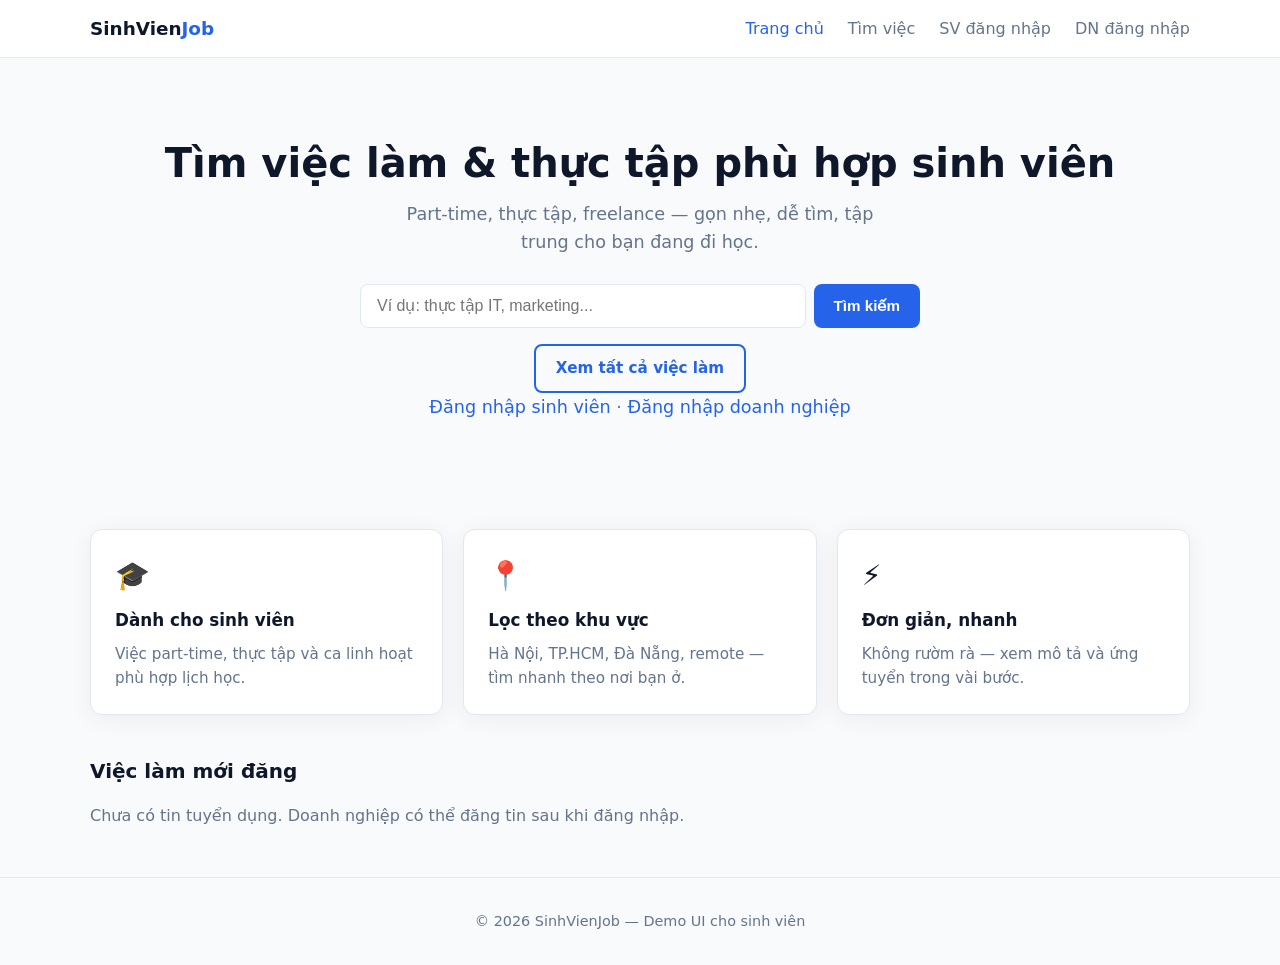
<file: index.html>
<!DOCTYPE html>
<html lang="vi">
  <head>
    <meta charset="UTF-8" />
    <meta name="viewport" content="width=device-width, initial-scale=1.0" />
    <title>SinhVienJob — Tìm việc làm cho sinh viên</title>
    <link rel="stylesheet" href="css/base.css" />
    <link rel="stylesheet" href="css/home.css" />
  </head>
  <body class="page-layout">
    <header id="site-header" class="site-header"></header>

    <main>
      <div class="container">
        <section class="hero">
          <h1>Tìm việc làm & thực tập phù hợp sinh viên</h1>
          <p>
            Part-time, thực tập, freelance — gọn nhẹ, dễ tìm, tập trung cho bạn
            đang đi học.
          </p>
          <form id="hero-search-form" class="hero-search">
            <input
              type="search"
              id="hero-keyword"
              placeholder="Ví dụ: thực tập IT, marketing..."
              autocomplete="off"
            />
            <button type="submit" class="btn btn-primary">Tìm kiếm</button>
          </form>
          <a href="pages/jobs.html" class="btn btn-outline">Xem tất cả việc làm</a>
          <p class="hero-auth-links">
            <a href="pages/auth/student-login.html">Đăng nhập sinh viên</a>
            ·
            <a href="pages/auth/employer-login.html">Đăng nhập doanh nghiệp</a>
          </p>
        </section>

        <section class="features">
          <div class="feature-card">
            <div class="icon">🎓</div>
            <h3>Dành cho sinh viên</h3>
            <p>Việc part-time, thực tập và ca linh hoạt phù hợp lịch học.</p>
          </div>
          <div class="feature-card">
            <div class="icon">📍</div>
            <h3>Lọc theo khu vực</h3>
            <p>Hà Nội, TP.HCM, Đà Nẵng, remote — tìm nhanh theo nơi bạn ở.</p>
          </div>
          <div class="feature-card">
            <div class="icon">⚡</div>
            <h3>Đơn giản, nhanh</h3>
            <p>Không rườm rà — xem mô tả và ứng tuyển trong vài bước.</p>
          </div>
        </section>

        <section class="recent-jobs">
          <h2>Việc làm mới đăng</h2>
          <div id="recent-jobs-list" class="job-preview-list"></div>
        </section>
      </div>
    </main>

    <footer class="site-footer">
      <div class="container">© 2026 SinhVienJob — Demo UI cho sinh viên</div>
    </footer>

    <script src="js/utils/paths.js"></script>
    <script src="js/services/jobs-store.js"></script>
    <script src="js/services/user-store.js"></script>
    <script src="js/services/auth.js"></script>
    <script src="js/components/navbar.js"></script>
    <script src="js/pages/home.js"></script>
  </body>
</html>
</file>
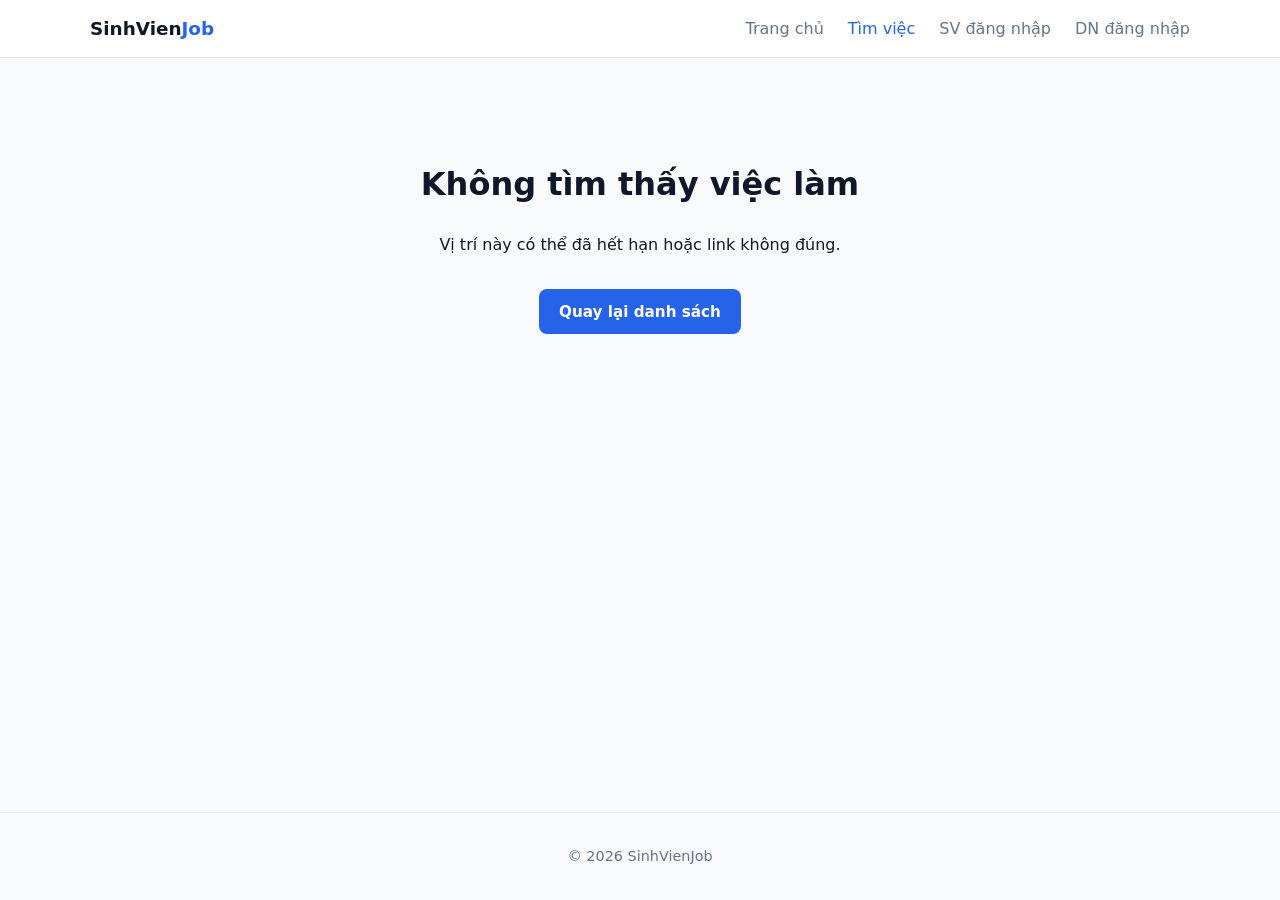
<file: pages/job-detail.html>
<!DOCTYPE html>
<html lang="vi">
  <head>
    <meta charset="UTF-8" />
    <meta name="viewport" content="width=device-width, initial-scale=1.0" />
    <title>Chi tiết việc làm — SinhVienJob</title>
    <link rel="stylesheet" href="../css/base.css" />
    <link rel="stylesheet" href="../css/job-detail.css" />
    <link rel="stylesheet" href="../css/applications.css" />
  </head>
  <body class="page-layout">
    <header id="site-header" class="site-header"></header>

    <main>
      <div class="container" id="job-detail-content"></div>
    </main>

    <footer class="site-footer">
      <div class="container">© 2026 SinhVienJob</div>
    </footer>

    <script src="../js/utils/paths.js"></script>
    <script src="../js/services/jobs-store.js"></script>
    <script src="../js/services/applications-store.js"></script>
    <script src="../js/services/user-store.js"></script>
    <script src="../js/services/auth.js"></script>
    <script src="../js/components/navbar.js"></script>
    <script src="../js/pages/job-detail.js"></script>
  </body>
</html>
</file>
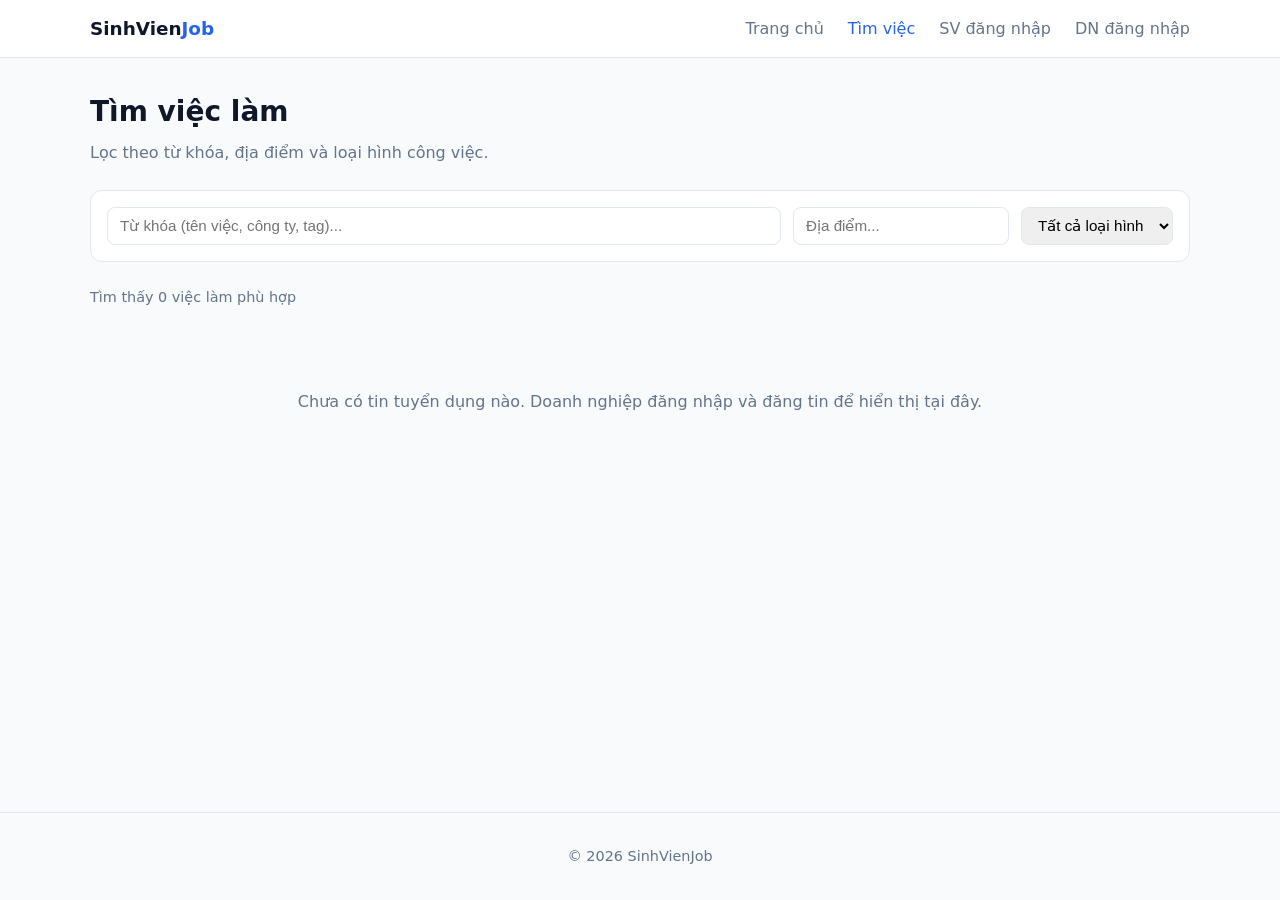
<file: pages/jobs.html>
<!DOCTYPE html>
<html lang="vi">
  <head>
    <meta charset="UTF-8" />
    <meta name="viewport" content="width=device-width, initial-scale=1.0" />
    <title>Tìm việc — SinhVienJob</title>
    <link rel="stylesheet" href="../css/base.css" />
    <link rel="stylesheet" href="../css/jobs.css" />
  </head>
  <body class="page-layout">
    <header id="site-header" class="site-header"></header>

    <main>
      <div class="container">
        <header class="page-header">
          <h1>Tìm việc làm</h1>
          <p>Lọc theo từ khóa, địa điểm và loại hình công việc.</p>
        </header>

        <form id="filters-form" class="filters">
          <input
            type="search"
            id="filter-keyword"
            placeholder="Từ khóa (tên việc, công ty, tag)..."
            autocomplete="off"
          />
          <input
            type="text"
            id="filter-location"
            placeholder="Địa điểm..."
            autocomplete="off"
          />
          <select id="filter-type">
            <option value="">Tất cả loại hình</option>
            <option value="Thực tập">Thực tập</option>
            <option value="Bán thời gian">Bán thời gian</option>
            <option value="Part-time">Part-time</option>
            <option value="Freelance">Freelance</option>
          </select>
        </form>

        <p id="results-count" class="results-count"></p>
        <div id="job-list" class="job-list"></div>
      </div>
    </main>

    <footer class="site-footer">
      <div class="container">© 2026 SinhVienJob</div>
    </footer>

    <script src="../js/utils/paths.js"></script>
    <script src="../js/services/jobs-store.js"></script>
    <script src="../js/services/user-store.js"></script>
    <script src="../js/services/auth.js"></script>
    <script src="../js/components/navbar.js"></script>
    <script src="../js/pages/jobs.js"></script>
  </body>
</html>
</file>
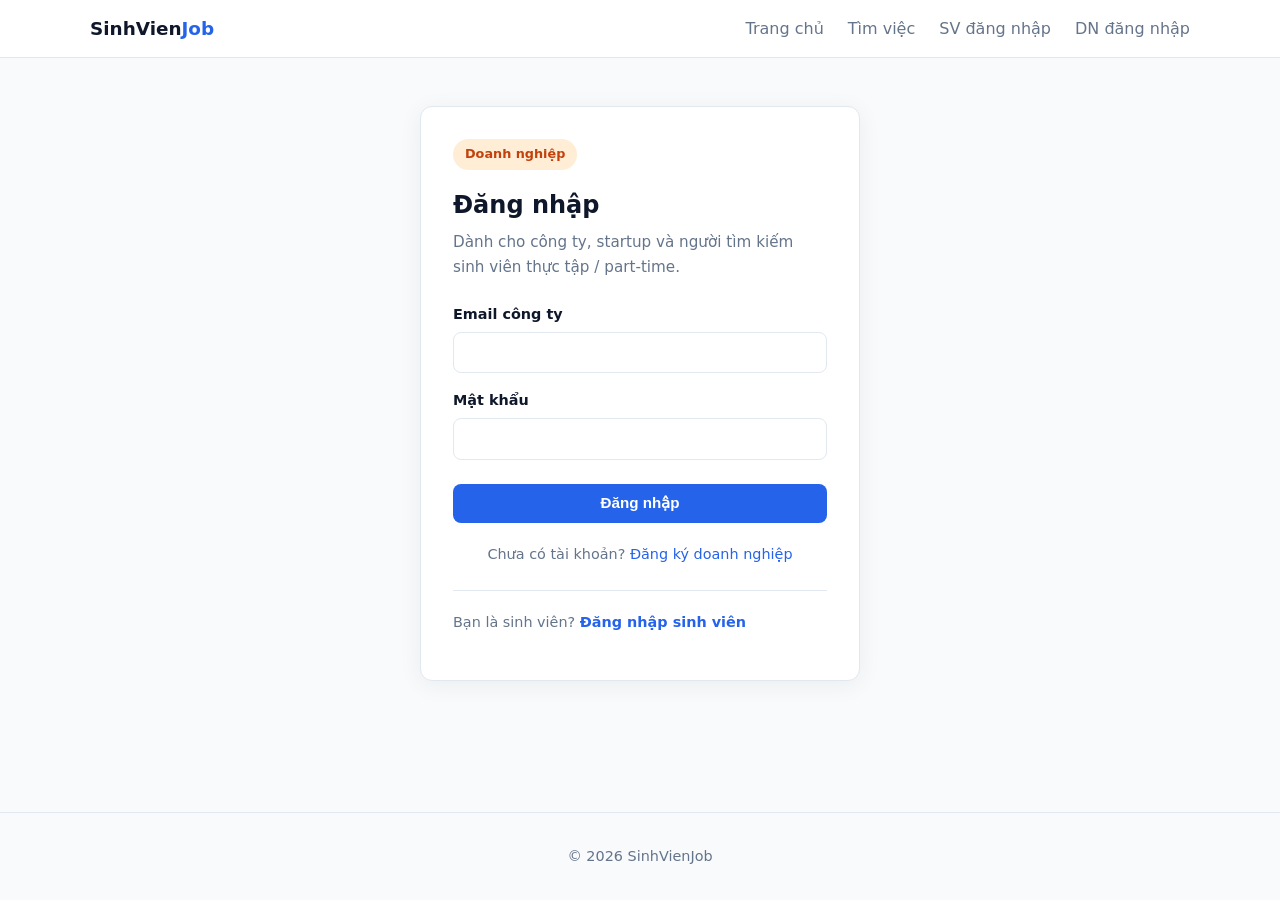
<file: pages/auth/employer-login.html>
<!DOCTYPE html>
<html lang="vi">
  <head>
    <meta charset="UTF-8" />
    <meta name="viewport" content="width=device-width, initial-scale=1.0" />
    <title>Đăng nhập doanh nghiệp — SinhVienJob</title>
    <link rel="stylesheet" href="../../css/base.css" />
    <link rel="stylesheet" href="../../css/auth.css" />
  </head>
  <body class="page-layout">
    <header id="site-header" class="site-header"></header>

    <main>
      <div class="container auth-page">
        <div class="auth-card">
          <span class="auth-role-badge employer">Doanh nghiệp</span>
          <h1>Đăng nhập</h1>
          <p class="subtitle">
            Dành cho công ty, startup và người tìm kiếm sinh viên thực tập / part-time.
          </p>

          <div id="form-error" class="form-error" hidden></div>

          <form id="login-form" class="auth-form">
            <div class="field">
              <label for="email">Email công ty</label>
              <input type="email" id="email" name="email" required autocomplete="email" />
            </div>
            <div class="field">
              <label for="password">Mật khẩu</label>
              <input
                type="password"
                id="password"
                name="password"
                required
                minlength="6"
                autocomplete="current-password"
              />
            </div>
            <button type="submit" class="btn btn-primary">Đăng nhập</button>
          </form>

          <p class="auth-footer">
            Chưa có tài khoản?
            <a href="employer-register.html">Đăng ký doanh nghiệp</a>
          </p>

          <p class="auth-switch-role">
            Bạn là sinh viên?
            <a href="student-login.html">Đăng nhập sinh viên</a>
          </p>
        </div>
      </div>
    </main>

    <footer class="site-footer">
      <div class="container">© 2026 SinhVienJob</div>
    </footer>

    <script src="../../js/services/user-store.js"></script>
    <script src="../../js/services/auth.js"></script>
    <script src="../../js/utils/form-utils.js"></script>
    <script src="../../js/components/navbar.js"></script>
    <script src="../../js/pages/auth/employer-login.js"></script>
  </body>
</html>
</file>
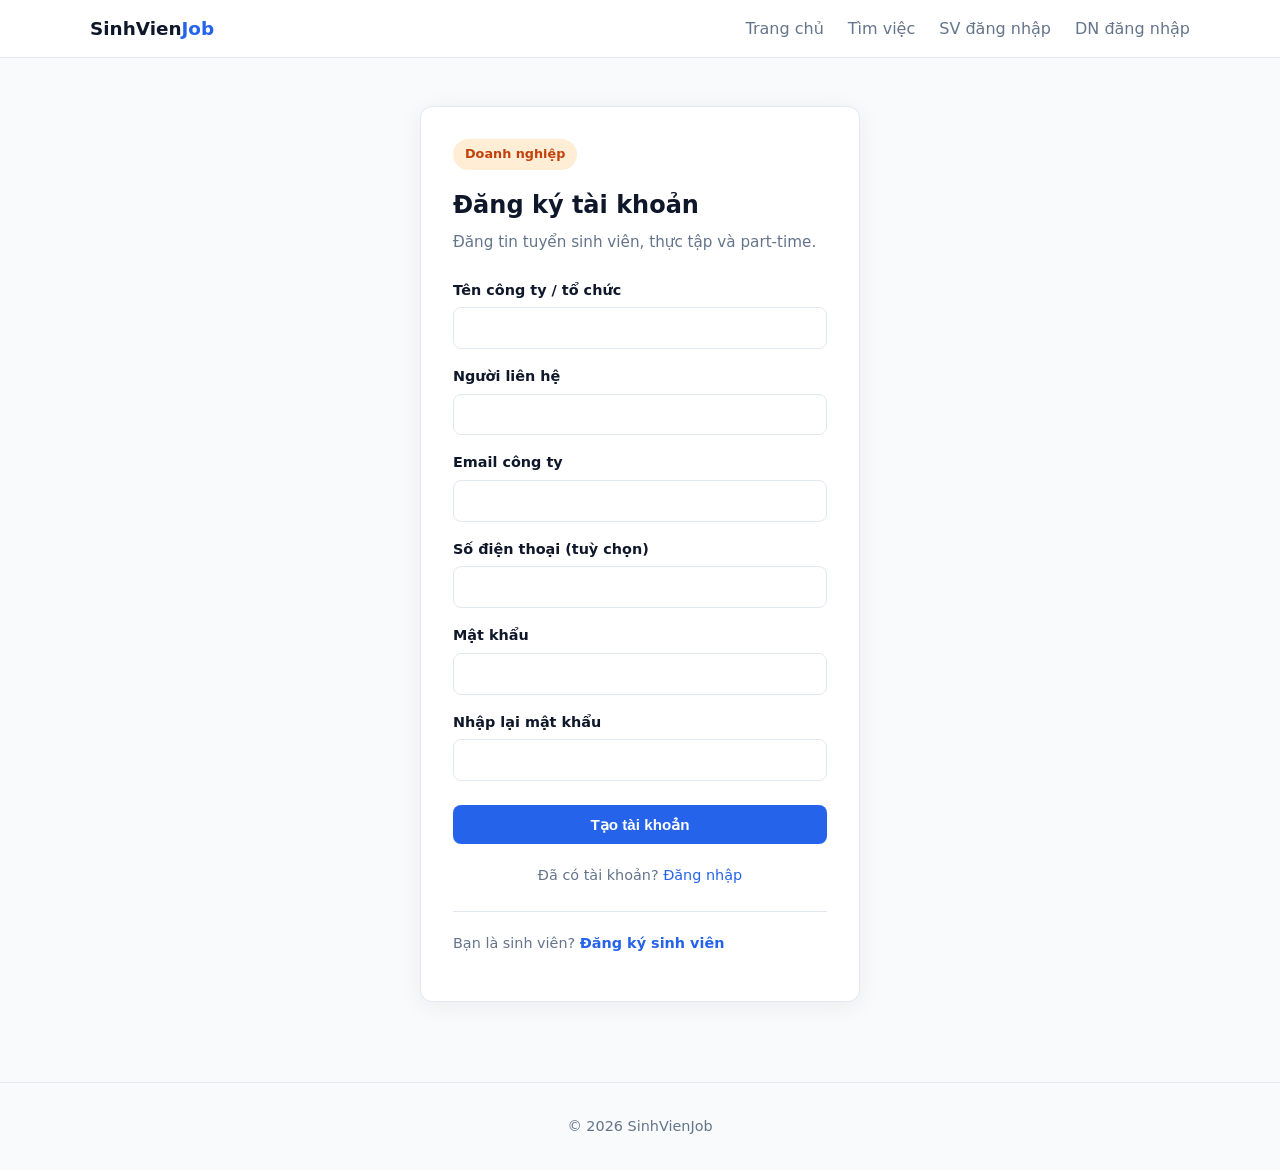
<file: pages/auth/employer-register.html>
<!DOCTYPE html>
<html lang="vi">
  <head>
    <meta charset="UTF-8" />
    <meta name="viewport" content="width=device-width, initial-scale=1.0" />
    <title>Đăng ký doanh nghiệp — SinhVienJob</title>
    <link rel="stylesheet" href="../../css/base.css" />
    <link rel="stylesheet" href="../../css/auth.css" />
  </head>
  <body class="page-layout">
    <header id="site-header" class="site-header"></header>

    <main>
      <div class="container auth-page">
        <div class="auth-card">
          <span class="auth-role-badge employer">Doanh nghiệp</span>
          <h1>Đăng ký tài khoản</h1>
          <p class="subtitle">Đăng tin tuyển sinh viên, thực tập và part-time.</p>

          <div id="form-error" class="form-error" hidden></div>

          <form id="register-form" class="auth-form">
            <div class="field">
              <label for="companyName">Tên công ty / tổ chức</label>
              <input type="text" id="companyName" name="companyName" required />
            </div>
            <div class="field">
              <label for="name">Người liên hệ</label>
              <input type="text" id="name" name="name" required autocomplete="name" />
            </div>
            <div class="field">
              <label for="email">Email công ty</label>
              <input type="email" id="email" name="email" required autocomplete="email" />
            </div>
            <div class="field">
              <label for="contactPhone">Số điện thoại (tuỳ chọn)</label>
              <input type="tel" id="contactPhone" name="contactPhone" autocomplete="tel" />
            </div>
            <div class="field">
              <label for="password">Mật khẩu</label>
              <input
                type="password"
                id="password"
                name="password"
                required
                minlength="6"
                autocomplete="new-password"
              />
            </div>
            <div class="field">
              <label for="passwordConfirm">Nhập lại mật khẩu</label>
              <input
                type="password"
                id="passwordConfirm"
                name="passwordConfirm"
                required
                minlength="6"
                autocomplete="new-password"
              />
            </div>
            <button type="submit" class="btn btn-primary">Tạo tài khoản</button>
          </form>

          <p class="auth-footer">
            Đã có tài khoản?
            <a href="employer-login.html">Đăng nhập</a>
          </p>

          <p class="auth-switch-role">
            Bạn là sinh viên?
            <a href="student-register.html">Đăng ký sinh viên</a>
          </p>
        </div>
      </div>
    </main>

    <footer class="site-footer">
      <div class="container">© 2026 SinhVienJob</div>
    </footer>

    <script src="../../js/services/user-store.js"></script>
    <script src="../../js/services/auth.js"></script>
    <script src="../../js/utils/form-utils.js"></script>
    <script src="../../js/components/navbar.js"></script>
    <script src="../../js/pages/auth/employer-register.js"></script>
  </body>
</html>
</file>
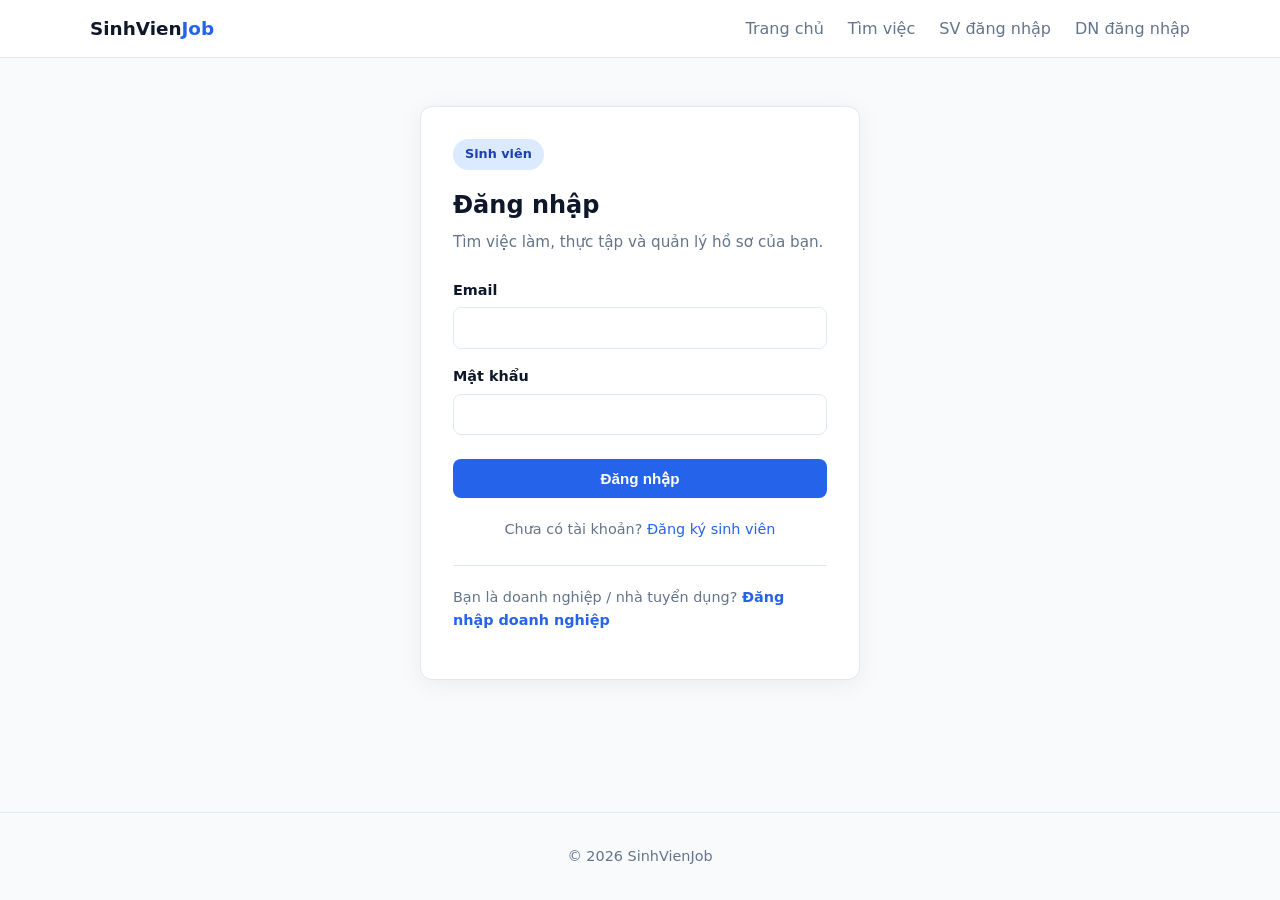
<file: pages/auth/student-login.html>
<!DOCTYPE html>
<html lang="vi">
  <head>
    <meta charset="UTF-8" />
    <meta name="viewport" content="width=device-width, initial-scale=1.0" />
    <title>Đăng nhập sinh viên — SinhVienJob</title>
    <link rel="stylesheet" href="../../css/base.css" />
    <link rel="stylesheet" href="../../css/auth.css" />
  </head>
  <body class="page-layout">
    <header id="site-header" class="site-header"></header>

    <main>
      <div class="container auth-page">
        <div class="auth-card">
          <span class="auth-role-badge student">Sinh viên</span>
          <h1>Đăng nhập</h1>
          <p class="subtitle">Tìm việc làm, thực tập và quản lý hồ sơ của bạn.</p>

          <div id="form-error" class="form-error" hidden></div>

          <form id="login-form" class="auth-form">
            <div class="field">
              <label for="email">Email</label>
              <input type="email" id="email" name="email" required autocomplete="email" />
            </div>
            <div class="field">
              <label for="password">Mật khẩu</label>
              <input
                type="password"
                id="password"
                name="password"
                required
                minlength="6"
                autocomplete="current-password"
              />
            </div>
            <button type="submit" class="btn btn-primary">Đăng nhập</button>
          </form>

          <p class="auth-footer">
            Chưa có tài khoản?
            <a href="student-register.html">Đăng ký sinh viên</a>
          </p>

          <p class="auth-switch-role">
            Bạn là doanh nghiệp / nhà tuyển dụng?
            <a href="employer-login.html">Đăng nhập doanh nghiệp</a>
          </p>
        </div>
      </div>
    </main>

    <footer class="site-footer">
      <div class="container">© 2026 SinhVienJob</div>
    </footer>

    <script src="../../js/services/user-store.js"></script>
    <script src="../../js/services/auth.js"></script>
    <script src="../../js/utils/form-utils.js"></script>
    <script src="../../js/components/navbar.js"></script>
    <script src="../../js/pages/auth/student-login.js"></script>
  </body>
</html>
</file>
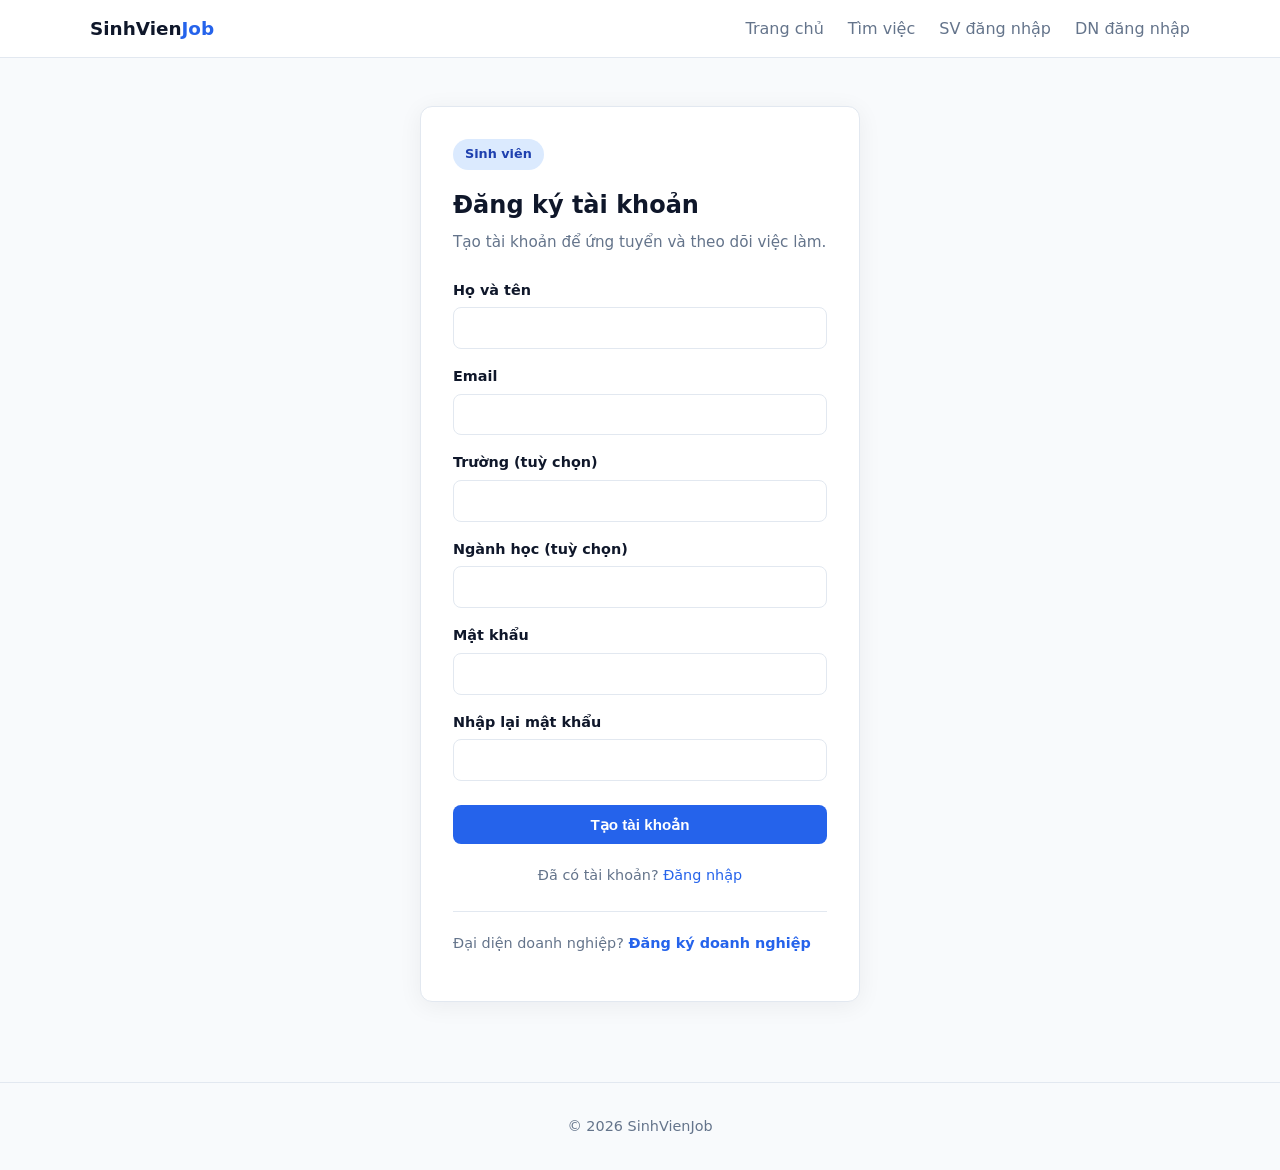
<file: pages/auth/student-register.html>
<!DOCTYPE html>
<html lang="vi">
  <head>
    <meta charset="UTF-8" />
    <meta name="viewport" content="width=device-width, initial-scale=1.0" />
    <title>Đăng ký sinh viên — SinhVienJob</title>
    <link rel="stylesheet" href="../../css/base.css" />
    <link rel="stylesheet" href="../../css/auth.css" />
  </head>
  <body class="page-layout">
    <header id="site-header" class="site-header"></header>

    <main>
      <div class="container auth-page">
        <div class="auth-card">
          <span class="auth-role-badge student">Sinh viên</span>
          <h1>Đăng ký tài khoản</h1>
          <p class="subtitle">Tạo tài khoản để ứng tuyển và theo dõi việc làm.</p>

          <div id="form-error" class="form-error" hidden></div>

          <form id="register-form" class="auth-form">
            <div class="field">
              <label for="name">Họ và tên</label>
              <input type="text" id="name" name="name" required autocomplete="name" />
            </div>
            <div class="field">
              <label for="email">Email</label>
              <input type="email" id="email" name="email" required autocomplete="email" />
            </div>
            <div class="field">
              <label for="school">Trường (tuỳ chọn)</label>
              <input type="text" id="school" name="school" autocomplete="organization" />
            </div>
            <div class="field">
              <label for="major">Ngành học (tuỳ chọn)</label>
              <input type="text" id="major" name="major" />
            </div>
            <div class="field">
              <label for="password">Mật khẩu</label>
              <input
                type="password"
                id="password"
                name="password"
                required
                minlength="6"
                autocomplete="new-password"
              />
            </div>
            <div class="field">
              <label for="passwordConfirm">Nhập lại mật khẩu</label>
              <input
                type="password"
                id="passwordConfirm"
                name="passwordConfirm"
                required
                minlength="6"
                autocomplete="new-password"
              />
            </div>
            <button type="submit" class="btn btn-primary">Tạo tài khoản</button>
          </form>

          <p class="auth-footer">
            Đã có tài khoản?
            <a href="student-login.html">Đăng nhập</a>
          </p>

          <p class="auth-switch-role">
            Đại diện doanh nghiệp?
            <a href="employer-register.html">Đăng ký doanh nghiệp</a>
          </p>
        </div>
      </div>
    </main>

    <footer class="site-footer">
      <div class="container">© 2026 SinhVienJob</div>
    </footer>

    <script src="../../js/services/user-store.js"></script>
    <script src="../../js/services/auth.js"></script>
    <script src="../../js/utils/form-utils.js"></script>
    <script src="../../js/components/navbar.js"></script>
    <script src="../../js/pages/auth/student-register.js"></script>
  </body>
</html>
</file>
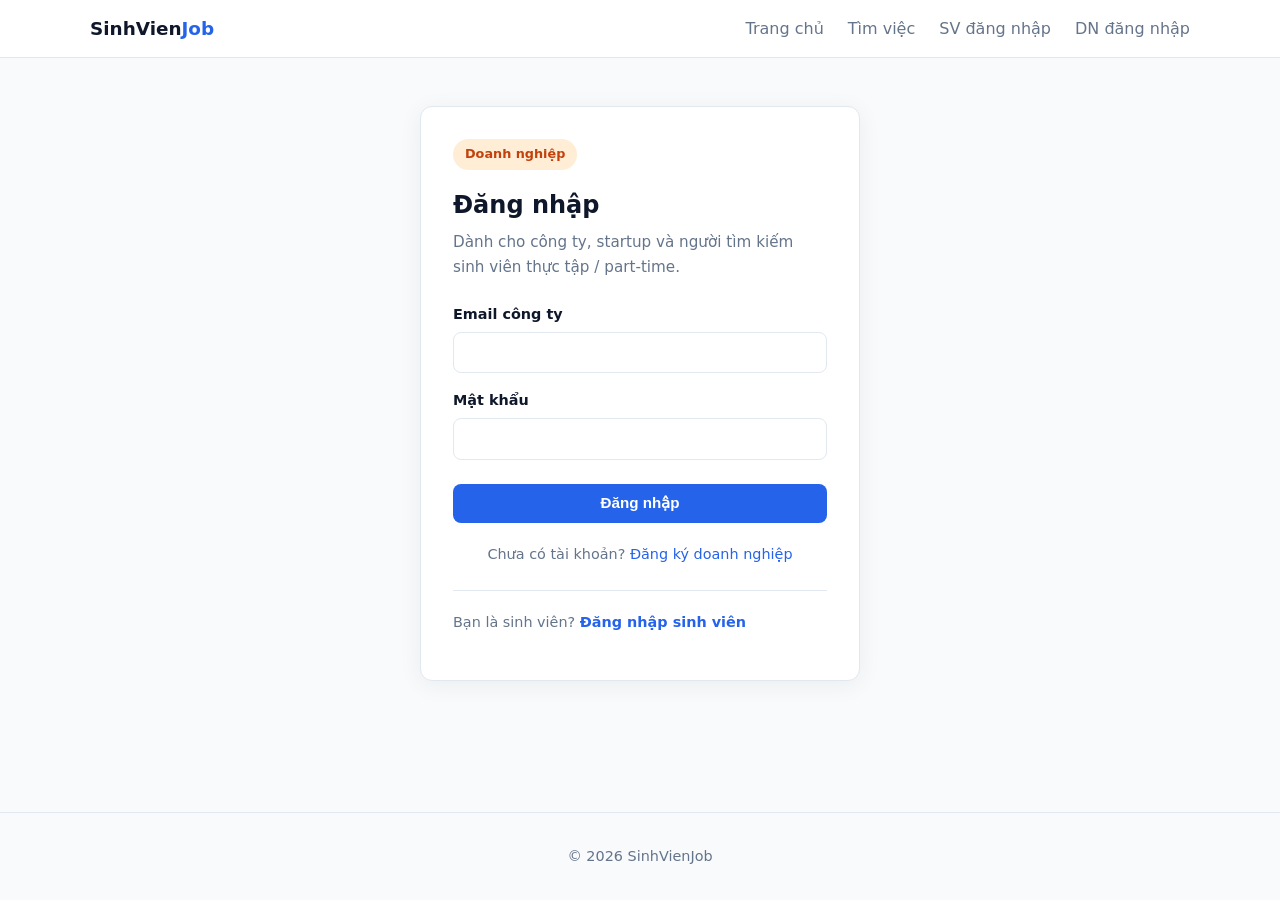
<file: pages/employer/applications.html>
<!DOCTYPE html>
<html lang="vi">
  <head>
    <meta charset="UTF-8" />
    <meta name="viewport" content="width=device-width, initial-scale=1.0" />
    <title>Ứng viên — SinhVienJob</title>
    <link rel="stylesheet" href="../../css/base.css" />
    <link rel="stylesheet" href="../../css/applications.css" />
    <link rel="stylesheet" href="../../css/post-job.css" />
  </head>
  <body class="page-layout">
    <header id="site-header" class="site-header"></header>

    <main>
      <div class="container">
        <a href="dashboard.html" class="back-link">← Về khu vực doanh nghiệp</a>

        <header class="page-header">
          <h1>Ứng viên</h1>
          <p>Sinh viên đã ứng tuyển vào tin tuyển dụng của bạn.</p>
        </header>

        <div class="filters" style="margin-bottom: 1rem">
          <select id="filter-job">
            <option value="">Tất cả tin tuyển dụng</option>
          </select>
        </div>

        <p id="results-count" class="results-count"></p>
        <div id="applications-list" class="application-list"></div>
      </div>
    </main>

    <footer class="site-footer">
      <div class="container">© 2026 SinhVienJob</div>
    </footer>

    <script src="../../js/utils/paths.js"></script>
    <script src="../../js/services/user-store.js"></script>
    <script src="../../js/services/auth.js"></script>
    <script src="../../js/services/jobs-store.js"></script>
    <script src="../../js/services/cv-store.js"></script>
    <script src="../../js/services/applications-store.js"></script>
    <script src="../../js/utils/form-utils.js"></script>
    <script src="../../js/components/navbar.js"></script>
    <script src="../../js/pages/employer/applications.js"></script>
  </body>
</html>
</file>
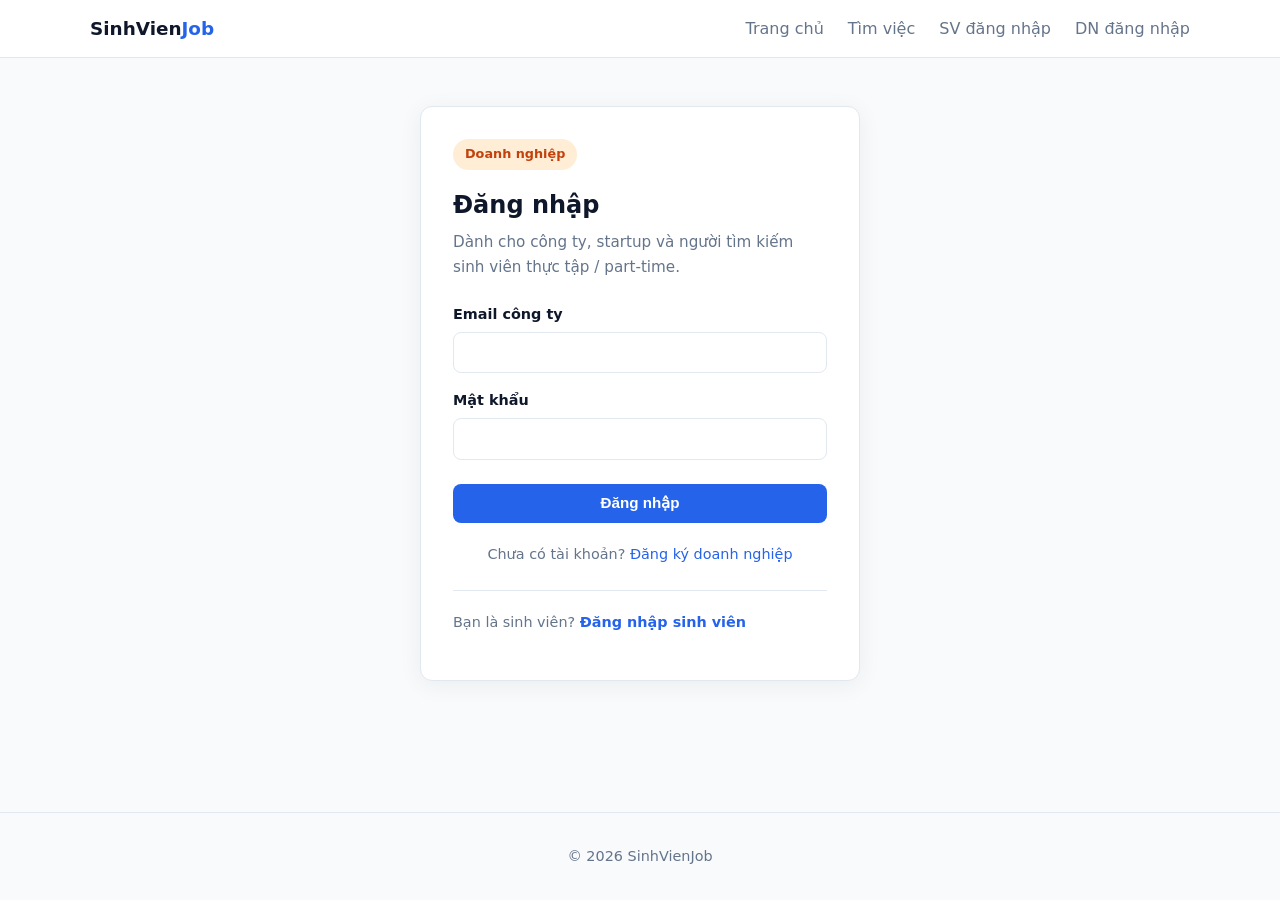
<file: pages/employer/dashboard.html>
<!DOCTYPE html>
<html lang="vi">
  <head>
    <meta charset="UTF-8" />
    <meta name="viewport" content="width=device-width, initial-scale=1.0" />
    <title>Khu vực doanh nghiệp — SinhVienJob</title>
    <link rel="stylesheet" href="../../css/base.css" />
    <link rel="stylesheet" href="../../css/dashboard.css" />
  </head>
  <body class="page-layout">
    <header id="site-header" class="site-header"></header>

    <main>
      <div class="container">
        <header class="dashboard-header">
          <h1>Khu vực doanh nghiệp</h1>
          <p>Quản lý tin tuyển dụng và tìm sinh viên phù hợp.</p>
        </header>

        <div id="session-info" class="session-info"></div>

        <div class="dashboard-grid">
          <article class="dashboard-card">
            <h2>Đăng tin tuyển dụng</h2>
            <p>Đăng vị trí thực tập, part-time cho sinh viên.</p>
            <a href="post-job.html" class="btn btn-primary">Đăng tin mới</a>
          </article>
          <article class="dashboard-card">
            <h2>Tin đã đăng</h2>
            <p>Xem hoặc gỡ các tin tuyển dụng của công ty bạn.</p>
            <a href="my-jobs.html" class="btn btn-outline">Quản lý tin</a>
          </article>
          <article class="dashboard-card">
            <h2>Ứng viên</h2>
            <p>Xem và cập nhật trạng thái đơn ứng tuyển.</p>
            <a href="applications.html" class="btn btn-outline">Xem ứng viên</a>
          </article>
        </div>

        <div class="dashboard-actions">
          <button type="button" id="btn-logout" class="btn btn-outline">Đăng xuất</button>
        </div>
      </div>
    </main>

    <footer class="site-footer">
      <div class="container">© 2026 SinhVienJob</div>
    </footer>

    <script src="../../js/services/user-store.js"></script>
    <script src="../../js/services/auth.js"></script>
    <script src="../../js/utils/form-utils.js"></script>
    <script src="../../js/components/navbar.js"></script>
    <script src="../../js/pages/employer/dashboard.js"></script>
  </body>
</html>
</file>
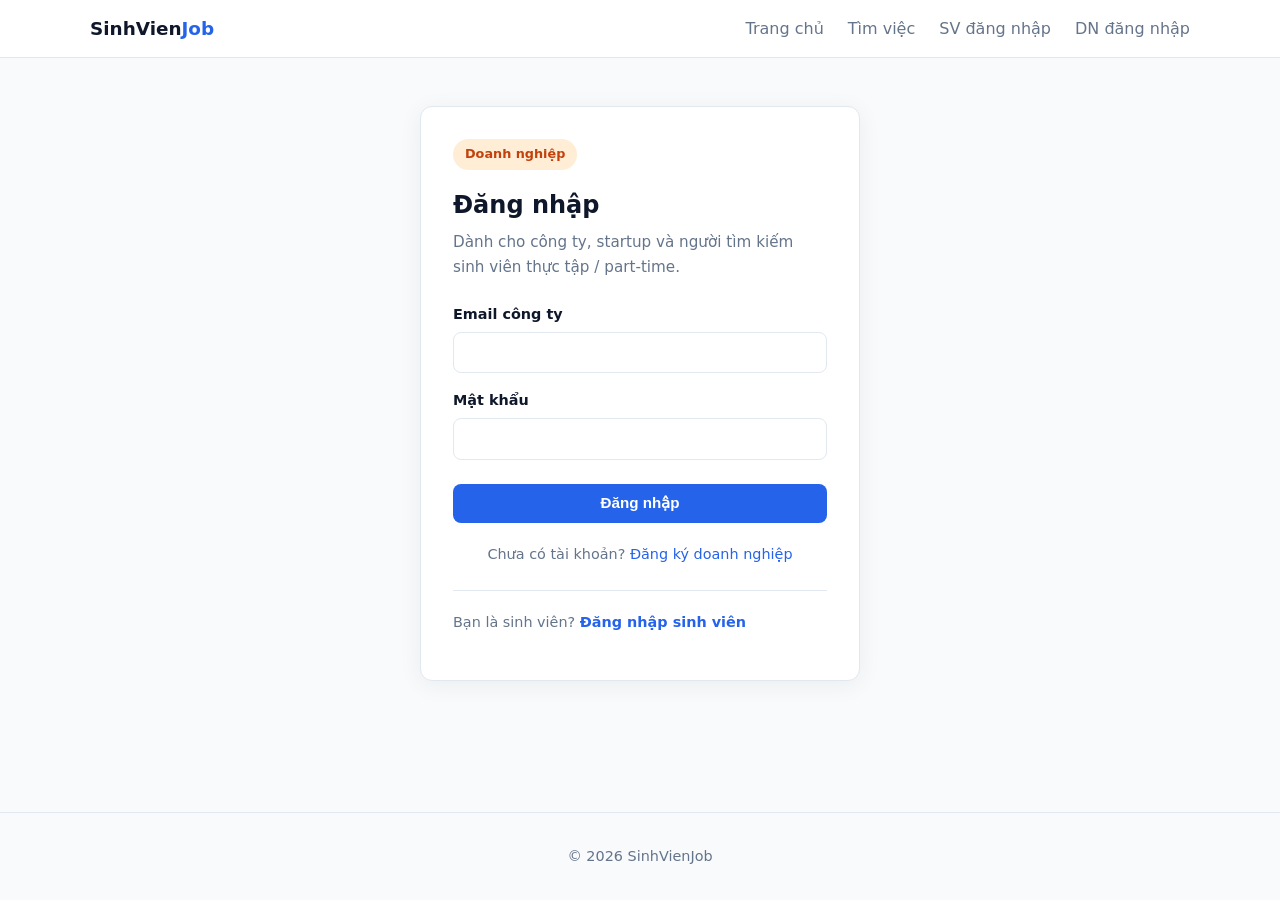
<file: pages/employer/my-jobs.html>
<!DOCTYPE html>
<html lang="vi">
  <head>
    <meta charset="UTF-8" />
    <meta name="viewport" content="width=device-width, initial-scale=1.0" />
    <title>Tin đã đăng — SinhVienJob</title>
    <link rel="stylesheet" href="../../css/base.css" />
    <link rel="stylesheet" href="../../css/post-job.css" />
    <link rel="stylesheet" href="../../css/jobs.css" />
  </head>
  <body class="page-layout">
    <header id="site-header" class="site-header"></header>

    <main>
      <div class="container">
        <a href="dashboard.html" class="back-link">← Về khu vực doanh nghiệp</a>

        <header class="page-header">
          <h1>Tin tuyển dụng của bạn</h1>
          <p>Quản lý các vị trí đã đăng.</p>
        </header>

        <div class="page-toolbar">
          <a href="post-job.html" class="btn btn-primary">+ Đăng tin mới</a>
        </div>

        <p id="results-count" class="results-count"></p>
        <div id="my-jobs-list" class="my-jobs-list"></div>
      </div>
    </main>

    <footer class="site-footer">
      <div class="container">© 2026 SinhVienJob</div>
    </footer>

    <script src="../../js/services/user-store.js"></script>
    <script src="../../js/services/auth.js"></script>
    <script src="../../js/utils/paths.js"></script>
    <script src="../../js/services/jobs-store.js"></script>
    <script src="../../js/utils/form-utils.js"></script>
    <script src="../../js/components/navbar.js"></script>
    <script src="../../js/pages/employer/my-jobs.js"></script>
  </body>
</html>
</file>
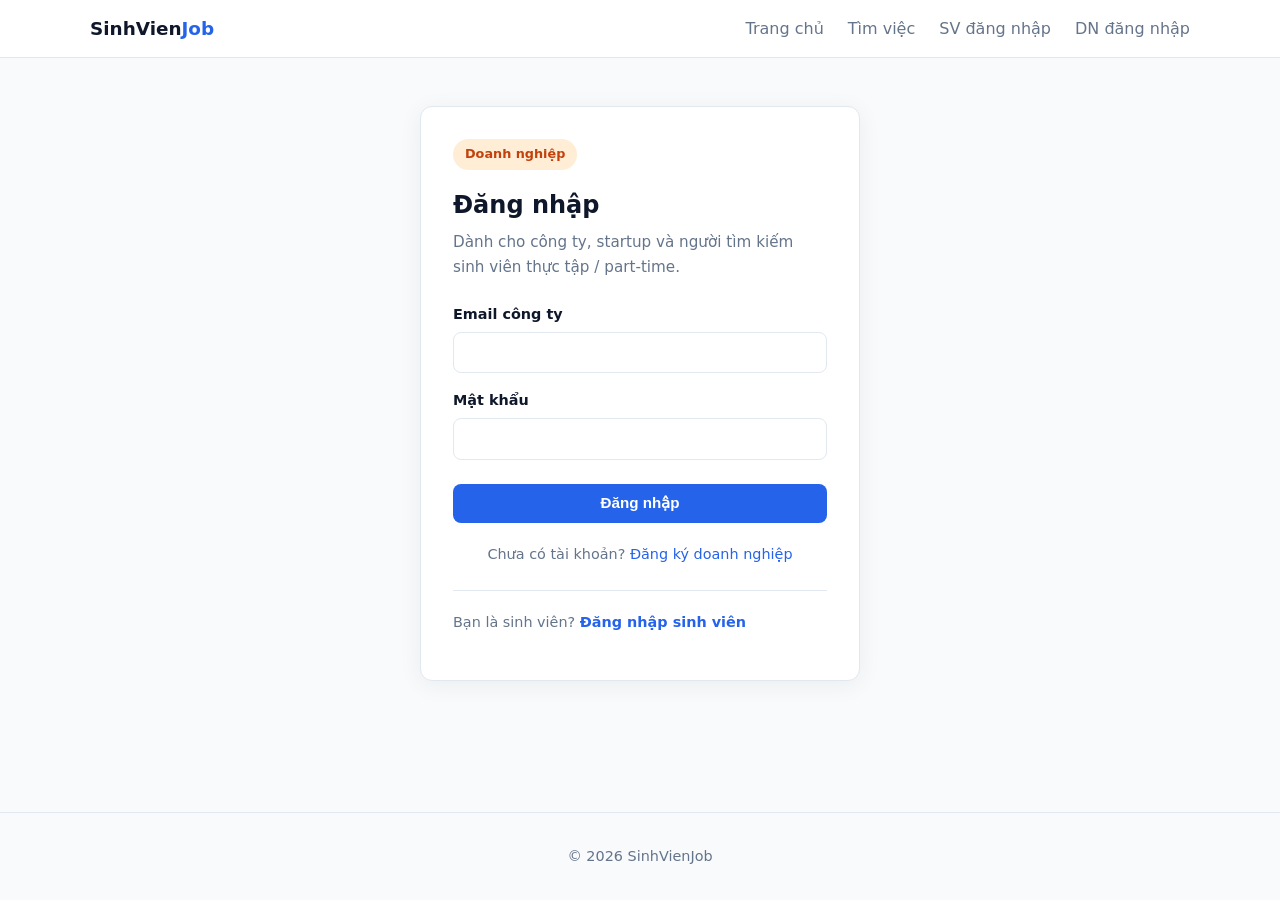
<file: pages/employer/post-job.html>
<!DOCTYPE html>
<html lang="vi">
  <head>
    <meta charset="UTF-8" />
    <meta name="viewport" content="width=device-width, initial-scale=1.0" />
    <title>Đăng tin tuyển dụng — SinhVienJob</title>
    <link rel="stylesheet" href="../../css/base.css" />
    <link rel="stylesheet" href="../../css/post-job.css" />
  </head>
  <body class="page-layout">
    <header id="site-header" class="site-header"></header>

    <main>
      <div class="container post-job-layout">
        <a href="dashboard.html" class="back-link">← Về khu vực doanh nghiệp</a>

        <h1>Đăng tin tuyển dụng</h1>
        <p class="lead">Tin sẽ hiển thị công khai cho sinh viên tìm việc.</p>

        <div id="form-error" class="form-error" hidden></div>
        <div id="form-success" class="form-success" hidden></div>

        <form id="post-job-form" class="job-form">
          <div class="field">
            <label for="title">Tiêu đề công việc</label>
            <input type="text" id="title" name="title" required />
          </div>
          <div class="field">
            <label for="location">Địa điểm</label>
            <input type="text" id="location" name="location" placeholder="VD: Hà Nội, Remote" required />
          </div>
          <div class="field">
            <label for="type">Loại hình</label>
            <select id="type" name="type" required>
              <option value="">— Chọn —</option>
              <option value="Thực tập">Thực tập</option>
              <option value="Bán thời gian">Bán thời gian</option>
              <option value="Part-time">Part-time</option>
              <option value="Freelance">Freelance</option>
            </select>
          </div>
          <div class="field">
            <label for="salary">Mức lương / phụ cấp</label>
            <input type="text" id="salary" name="salary" placeholder="VD: 3–5 triệu/tháng" required />
          </div>
          <div class="field">
            <label for="tags">Thẻ tag <span class="hint">(phân cách bằng dấu phẩy, tuỳ chọn)</span></label>
            <input type="text" id="tags" name="tags" placeholder="VD: IT, Remote, Sinh viên" />
          </div>
          <div class="field">
            <label for="description">Mô tả công việc</label>
            <textarea id="description" name="description" required></textarea>
          </div>
          <div class="field">
            <label for="requirementsText"
              >Yêu cầu <span class="hint">(mỗi dòng một mục)</span></label
            >
            <textarea
              id="requirementsText"
              name="requirementsText"
              placeholder="VD: Đang là sinh viên năm 2 trở lên&#10;Có laptop cá nhân"
              required
            ></textarea>
          </div>
          <button type="submit" class="btn btn-primary">Đăng tin</button>
          <a href="my-jobs.html" class="btn btn-outline" style="margin-left: 0.5rem">Xem tin đã đăng</a>
        </form>
      </div>
    </main>

    <footer class="site-footer">
      <div class="container">© 2026 SinhVienJob</div>
    </footer>

    <script src="../../js/services/user-store.js"></script>
    <script src="../../js/services/auth.js"></script>
    <script src="../../js/services/jobs-store.js"></script>
    <script src="../../js/utils/form-utils.js"></script>
    <script src="../../js/components/navbar.js"></script>
    <script src="../../js/pages/employer/post-job-export.js"></script>
    <script src="../../js/pages/employer/post-job.js"></script>
  </body>
</html>
</file>
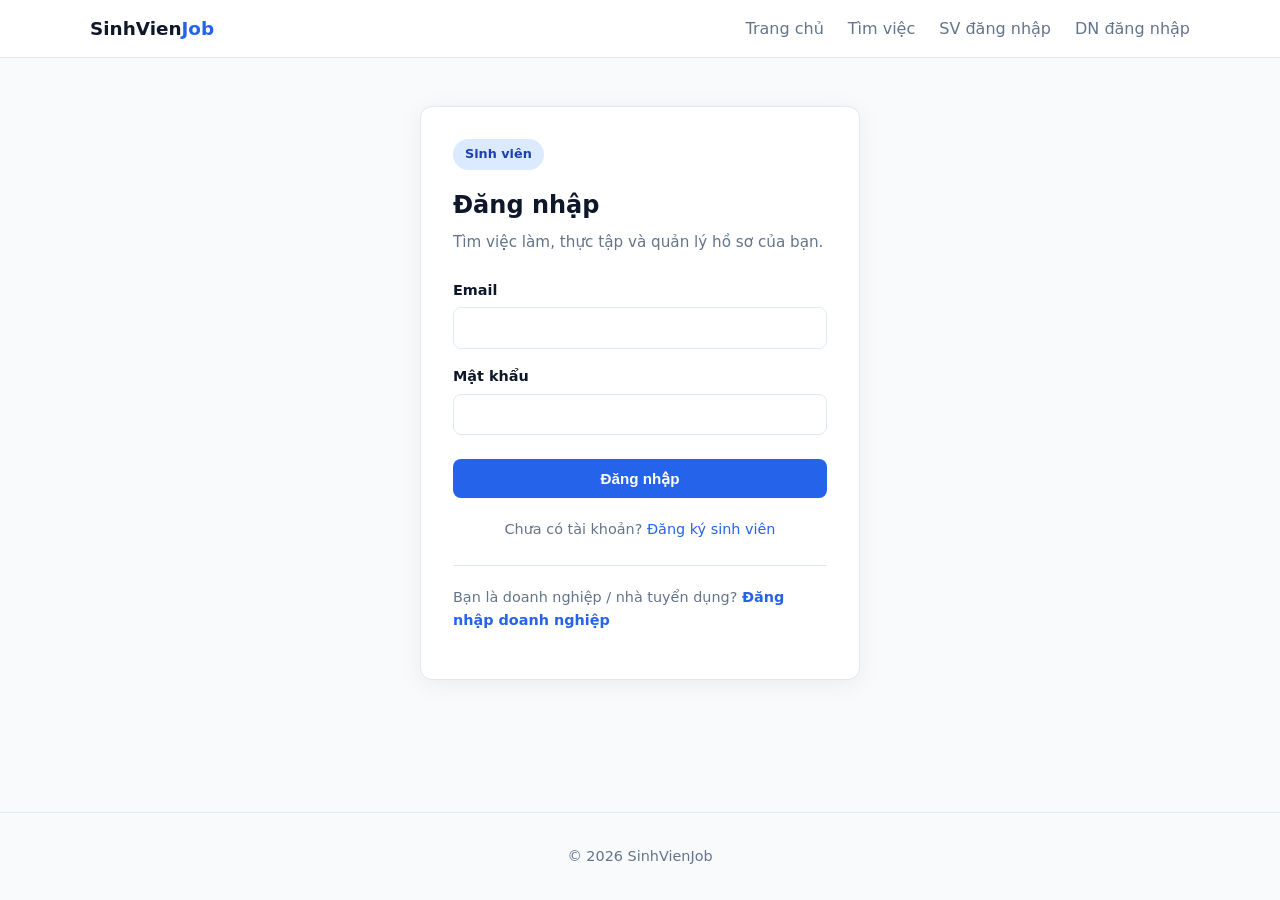
<file: pages/student/apply.html>
<!DOCTYPE html>
<html lang="vi">
  <head>
    <meta charset="UTF-8" />
    <meta name="viewport" content="width=device-width, initial-scale=1.0" />
    <title>Form ứng tuyển — SinhVienJob</title>
    <link rel="stylesheet" href="../../css/base.css" />
    <link rel="stylesheet" href="../../css/auth.css" />
    <link rel="stylesheet" href="../../css/applications.css" />
  </head>
  <body class="page-layout">
    <header id="site-header" class="site-header"></header>

    <main>
      <div class="container auth-page">
        <div class="auth-card apply-form-card">
          <a href="#" id="back-to-job" class="back-link">← Quay lại tin tuyển dụng</a>

          <h1>Form ứng tuyển</h1>
          <p class="subtitle">Điền thông tin và đính kèm CV (PDF, DOC, DOCX — tối đa 2MB).</p>

          <div id="job-summary" class="apply-job-summary"></div>
          <div id="apply-notice" class="apply-notice" hidden></div>
          <div id="form-error" class="form-error" hidden></div>

          <form id="apply-form" class="auth-form apply-form">
            <fieldset class="form-section">
              <legend>Thông tin liên hệ</legend>
              <div class="field">
                <label for="studentName">Họ và tên</label>
                <input type="text" id="studentName" name="studentName" required autocomplete="name" />
              </div>
              <div class="field">
                <label for="studentEmail">Email</label>
                <input type="email" id="studentEmail" name="studentEmail" readonly />
              </div>
              <div class="field">
                <label for="phone">Số điện thoại</label>
                <input type="tel" id="phone" name="phone" required autocomplete="tel" />
              </div>
              <div class="field">
                <label for="studentSchool">Trường <span class="hint">(tuỳ chọn)</span></label>
                <input type="text" id="studentSchool" name="studentSchool" autocomplete="organization" />
              </div>
              <div class="field">
                <label for="studentMajor">Ngành học <span class="hint">(tuỳ chọn)</span></label>
                <input type="text" id="studentMajor" name="studentMajor" />
              </div>
            </fieldset>

            <fieldset class="form-section">
              <legend>Hồ sơ ứng tuyển</legend>
              <div class="field">
                <label for="cv">CV / Resume <span class="hint">(bắt buộc)</span></label>
                <input
                  type="file"
                  id="cv"
                  name="cv"
                  accept=".pdf,.doc,.docx,application/pdf,application/msword,application/vnd.openxmlformats-officedocument.wordprocessingml.document"
                  required
                />
                <p id="cv-file-hint" class="field-hint">PDF, DOC hoặc DOCX — tối đa 2MB</p>
                <p id="cv-selected" class="cv-selected" hidden></p>
              </div>
              <div class="field">
                <label for="portfolioUrl">Link portfolio / GitHub <span class="hint">(tuỳ chọn)</span></label>
                <input type="url" id="portfolioUrl" name="portfolioUrl" placeholder="https://..." />
              </div>
              <div class="field">
                <label for="message">Lời giới thiệu</label>
                <textarea
                  id="message"
                  name="message"
                  rows="5"
                  required
                  placeholder="Giới thiệu bản thân, kỹ năng và lý do phù hợp vị trí (tối thiểu 20 ký tự)..."
                ></textarea>
              </div>
            </fieldset>

            <button type="submit" class="btn btn-primary" id="btn-submit">Gửi đơn ứng tuyển</button>
          </form>
        </div>
      </div>
    </main>

    <footer class="site-footer">
      <div class="container">© 2026 SinhVienJob</div>
    </footer>

    <script src="../../js/utils/paths.js"></script>
    <script src="../../js/services/user-store.js"></script>
    <script src="../../js/services/auth.js"></script>
    <script src="../../js/services/jobs-store.js"></script>
    <script src="../../js/services/cv-store.js"></script>
    <script src="../../js/services/applications-store.js"></script>
    <script src="../../js/utils/form-utils.js"></script>
    <script src="../../js/components/navbar.js"></script>
    <script src="../../js/pages/student/apply.js"></script>
  </body>
</html>
</file>
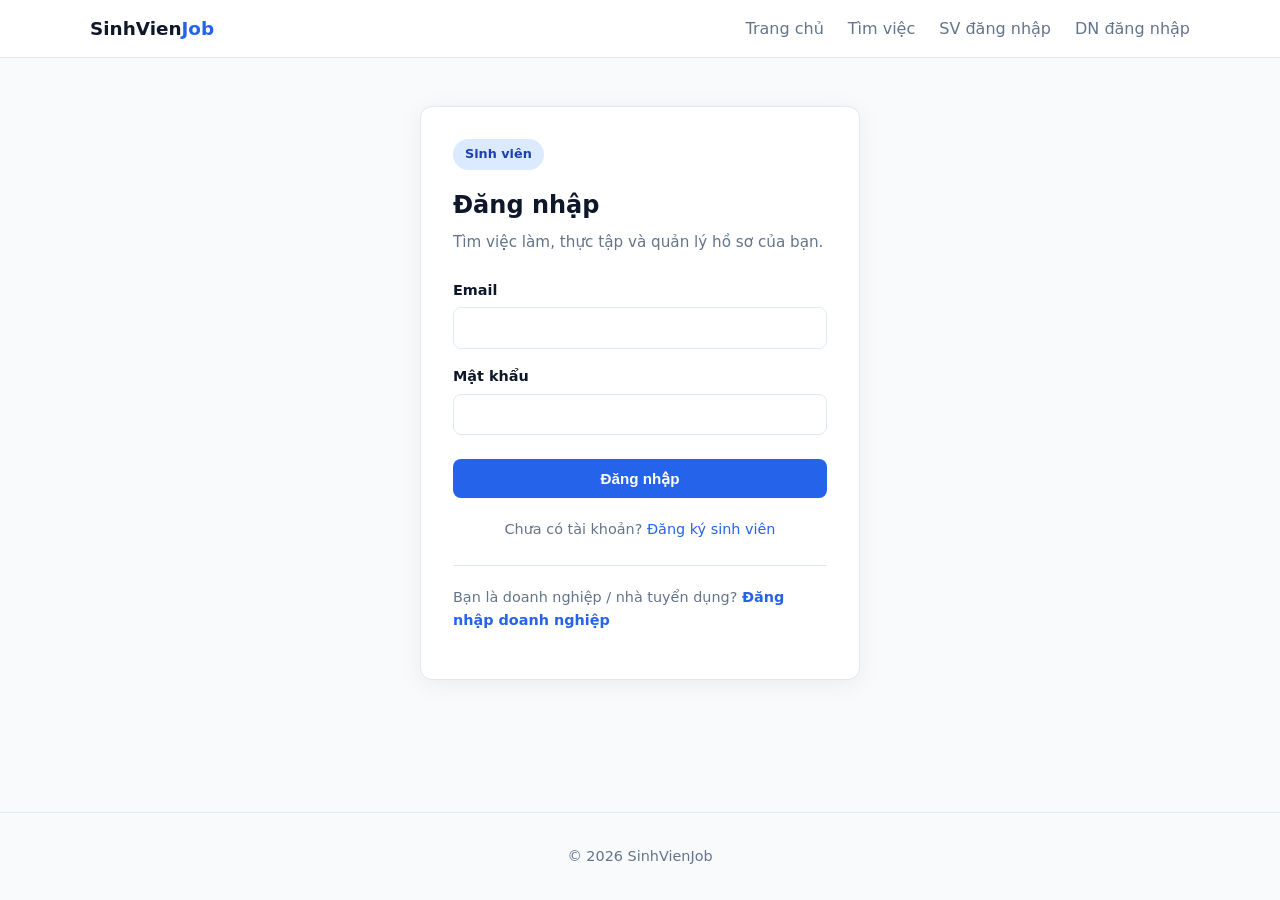
<file: pages/student/dashboard.html>
<!DOCTYPE html>
<html lang="vi">
  <head>
    <meta charset="UTF-8" />
    <meta name="viewport" content="width=device-width, initial-scale=1.0" />
    <title>Khu vực sinh viên — SinhVienJob</title>
    <link rel="stylesheet" href="../../css/base.css" />
    <link rel="stylesheet" href="../../css/dashboard.css" />
  </head>
  <body class="page-layout">
    <header id="site-header" class="site-header"></header>

    <main>
      <div class="container">
        <header class="dashboard-header">
          <h1>Khu vực sinh viên</h1>
          <p>Chào mừng bạn trở lại.</p>
        </header>

        <div id="session-info" class="session-info"></div>

        <div class="dashboard-grid">
          <article class="dashboard-card">
            <h2>Tìm việc làm</h2>
            <p>Xem danh sách việc part-time, thực tập phù hợp.</p>
            <a href="../jobs.html" class="btn btn-primary">Đi tới tìm việc</a>
          </article>
          <article class="dashboard-card">
            <h2>Form & CV</h2>
            <p>Ứng tuyển kèm CV trực tiếp từ trang chi tiết việc làm.</p>
            <a href="../jobs.html" class="btn btn-outline">Tìm việc để ứng tuyển</a>
          </article>
          <article class="dashboard-card">
            <h2>Việc đã ứng tuyển</h2>
            <p>Theo dõi trạng thái đơn ứng tuyển.</p>
            <a href="my-applications.html" class="btn btn-outline">Xem đơn của tôi</a>
          </article>
        </div>

        <div class="dashboard-actions">
          <button type="button" id="btn-logout" class="btn btn-outline">Đăng xuất</button>
        </div>
      </div>
    </main>

    <footer class="site-footer">
      <div class="container">© 2026 SinhVienJob</div>
    </footer>

    <script src="../../js/services/user-store.js"></script>
    <script src="../../js/services/auth.js"></script>
    <script src="../../js/utils/form-utils.js"></script>
    <script src="../../js/components/navbar.js"></script>
    <script src="../../js/pages/student/dashboard.js"></script>
  </body>
</html>
</file>
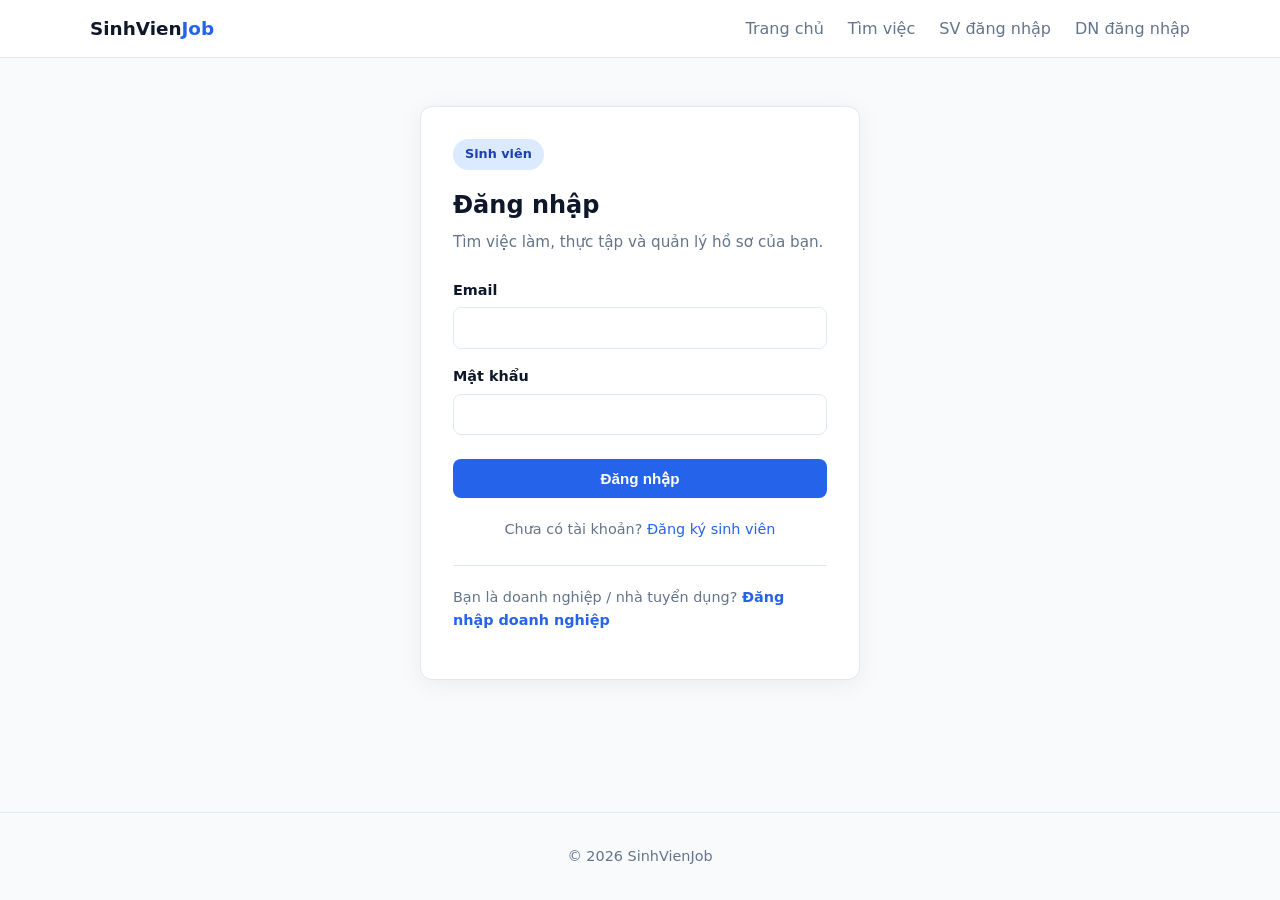
<file: pages/student/my-applications.html>
<!DOCTYPE html>
<html lang="vi">
  <head>
    <meta charset="UTF-8" />
    <meta name="viewport" content="width=device-width, initial-scale=1.0" />
    <title>Đơn đã ứng tuyển — SinhVienJob</title>
    <link rel="stylesheet" href="../../css/base.css" />
    <link rel="stylesheet" href="../../css/applications.css" />
    <link rel="stylesheet" href="../../css/post-job.css" />
  </head>
  <body class="page-layout">
    <header id="site-header" class="site-header"></header>

    <main>
      <div class="container">
        <a href="dashboard.html" class="back-link">← Về khu vực sinh viên</a>

        <header class="page-header">
          <h1>Đơn đã ứng tuyển</h1>
          <p>Theo dõi trạng thái các vị trí bạn đã gửi.</p>
        </header>

        <p id="results-count" class="results-count"></p>
        <div id="applications-list" class="application-list"></div>
      </div>
    </main>

    <footer class="site-footer">
      <div class="container">© 2026 SinhVienJob</div>
    </footer>

    <script src="../../js/utils/paths.js"></script>
    <script src="../../js/services/user-store.js"></script>
    <script src="../../js/services/auth.js"></script>
    <script src="../../js/services/jobs-store.js"></script>
    <script src="../../js/services/cv-store.js"></script>
    <script src="../../js/services/applications-store.js"></script>
    <script src="../../js/utils/form-utils.js"></script>
    <script src="../../js/components/navbar.js"></script>
    <script src="../../js/pages/student/my-applications.js"></script>
  </body>
</html>
</file>
<file: css/base.css>
/* Styles dùng chung cho toàn site */
:root {
  --bg: #f8fafc;
  --surface: #ffffff;
  --text: #0f172a;
  --text-muted: #64748b;
  --primary: #2563eb;
  --primary-hover: #1d4ed8;
  --accent: #f59e0b;
  --border: #e2e8f0;
  --radius: 12px;
  --shadow: 0 4px 24px rgba(15, 23, 42, 0.06);
  --font: "Segoe UI", system-ui, -apple-system, sans-serif;
}

*,
*::before,
*::after {
  box-sizing: border-box;
}

body {
  margin: 0;
  font-family: var(--font);
  background: var(--bg);
  color: var(--text);
  line-height: 1.6;
  min-height: 100vh;
}

a {
  color: var(--primary);
  text-decoration: none;
}

a:hover {
  text-decoration: underline;
}

.container {
  width: min(1100px, 92%);
  margin: 0 auto;
}

/* Navbar — được inject bởi js/components/navbar.js */
.site-header {
  background: var(--surface);
  border-bottom: 1px solid var(--border);
  position: sticky;
  top: 0;
  z-index: 100;
}

.site-header .inner {
  display: flex;
  align-items: center;
  justify-content: space-between;
  padding: 0.85rem 0;
}

.logo {
  font-weight: 700;
  font-size: 1.15rem;
  color: var(--text);
  text-decoration: none;
}

.logo span {
  color: var(--primary);
}

.site-nav {
  display: flex;
  gap: 1.5rem;
  list-style: none;
  margin: 0;
  padding: 0;
}

.site-nav a {
  color: var(--text-muted);
  font-weight: 500;
  text-decoration: none;
}

.site-nav a:hover,
.site-nav a.active {
  color: var(--primary);
  text-decoration: none;
}

.site-footer {
  margin-top: auto;
  padding: 2rem 0;
  text-align: center;
  color: var(--text-muted);
  font-size: 0.9rem;
  border-top: 1px solid var(--border);
}

.btn {
  display: inline-block;
  padding: 0.65rem 1.25rem;
  border-radius: 8px;
  font-weight: 600;
  font-size: 0.95rem;
  border: none;
  cursor: pointer;
  text-decoration: none;
  transition: background 0.15s, transform 0.1s;
}

.btn-primary {
  background: var(--primary);
  color: #fff;
}

.btn-primary:hover {
  background: var(--primary-hover);
  text-decoration: none;
  color: #fff;
}

.btn-outline {
  background: transparent;
  color: var(--primary);
  border: 2px solid var(--primary);
}

.btn-outline:hover {
  background: rgba(37, 99, 235, 0.08);
  text-decoration: none;
}

.badge {
  display: inline-block;
  padding: 0.2rem 0.55rem;
  font-size: 0.75rem;
  font-weight: 600;
  border-radius: 6px;
  background: #dbeafe;
  color: #1e40af;
}

.page-layout {
  display: flex;
  flex-direction: column;
  min-height: 100vh;
}

.page-layout main {
  flex: 1;
  padding: 2rem 0 3rem;
}
</file>
<file: css/home.css>
/* Styles riêng cho trang chủ (index.html) */

.hero {
  text-align: center;
  padding: 3rem 0 2.5rem;
}

.hero h1 {
  font-size: clamp(1.75rem, 4vw, 2.5rem);
  margin: 0 0 0.75rem;
  line-height: 1.25;
}

.hero p {
  color: var(--text-muted);
  font-size: 1.1rem;
  max-width: 520px;
  margin: 0 auto 1.75rem;
}

.hero-auth-links {
  margin: 1.25rem 0 0;
  font-size: 0.9rem;
  color: var(--text-muted);
}

.hero-auth-links a {
  font-weight: 500;
}

.hero-search {
  display: flex;
  gap: 0.5rem;
  max-width: 560px;
  margin: 0 auto 1rem;
  flex-wrap: wrap;
  justify-content: center;
}

.hero-search input {
  flex: 1;
  min-width: 200px;
  padding: 0.75rem 1rem;
  border: 1px solid var(--border);
  border-radius: 8px;
  font-size: 1rem;
}

.features {
  display: grid;
  grid-template-columns: repeat(auto-fit, minmax(240px, 1fr));
  gap: 1.25rem;
  margin-top: 2.5rem;
}

.feature-card {
  background: var(--surface);
  padding: 1.5rem;
  border-radius: var(--radius);
  box-shadow: var(--shadow);
  border: 1px solid var(--border);
}

.feature-card h3 {
  margin: 0 0 0.5rem;
  font-size: 1.05rem;
}

.feature-card p {
  margin: 0;
  color: var(--text-muted);
  font-size: 0.95rem;
}

.feature-card .icon {
  font-size: 1.75rem;
  margin-bottom: 0.5rem;
}

.recent-jobs h2 {
  margin: 2.5rem 0 1rem;
  font-size: 1.25rem;
}

.job-preview-list {
  display: flex;
  flex-direction: column;
  gap: 0.75rem;
}

.job-preview {
  display: flex;
  justify-content: space-between;
  align-items: center;
  gap: 1rem;
  background: var(--surface);
  padding: 1rem 1.25rem;
  border-radius: var(--radius);
  border: 1px solid var(--border);
  text-decoration: none;
  color: inherit;
  transition: border-color 0.15s, box-shadow 0.15s;
}

.job-preview:hover {
  border-color: var(--primary);
  box-shadow: var(--shadow);
  text-decoration: none;
}

.job-preview .title {
  font-weight: 600;
}

.job-preview .meta {
  font-size: 0.85rem;
  color: var(--text-muted);
}
</file>
<file: css/job-detail.css>
/* Styles riêng cho trang chi tiết việc làm (pages/job-detail.html) */

.back-link {
  display: inline-block;
  margin-bottom: 1.25rem;
  font-weight: 500;
}

.job-detail-card {
  background: var(--surface);
  padding: 2rem;
  border-radius: var(--radius);
  border: 1px solid var(--border);
  box-shadow: var(--shadow);
}

.job-detail-card h1 {
  margin: 0 0 0.5rem;
  font-size: 1.65rem;
}

.job-detail-card .company-line {
  color: var(--text-muted);
  margin-bottom: 1rem;
}

.job-detail-card .info-grid {
  display: grid;
  grid-template-columns: repeat(auto-fit, minmax(160px, 1fr));
  gap: 1rem;
  margin: 1.25rem 0;
  padding: 1rem 0;
  border-top: 1px solid var(--border);
  border-bottom: 1px solid var(--border);
}

.info-item label {
  display: block;
  font-size: 0.8rem;
  color: var(--text-muted);
  text-transform: uppercase;
  letter-spacing: 0.03em;
}

.info-item span {
  font-weight: 600;
}

.job-detail-card section {
  margin-top: 1.5rem;
}

.job-detail-card section h2 {
  font-size: 1.1rem;
  margin: 0 0 0.5rem;
}

.job-detail-card section p,
.job-detail-card section ul {
  color: var(--text-muted);
  margin: 0;
}

.job-detail-card section ul {
  padding-left: 1.25rem;
}

.apply-bar {
  margin-top: 2rem;
  display: flex;
  gap: 0.75rem;
  flex-wrap: wrap;
  align-items: center;
}

.not-found {
  text-align: center;
  padding: 3rem;
}
</file>
<file: css/applications.css>
/* Ứng tuyển & danh sách đơn */

.page-header h1 {
  margin: 0 0 0.35rem;
  font-size: 1.75rem;
}

.page-header p {
  margin: 0 0 1.5rem;
  color: var(--text-muted);
}

.results-count {
  font-size: 0.9rem;
  color: var(--text-muted);
  margin-bottom: 1rem;
}

.empty-state {
  text-align: center;
  padding: 3rem 1rem;
  color: var(--text-muted);
}

.filters select {
  padding: 0.55rem 0.75rem;
  border: 1px solid var(--border);
  border-radius: 8px;
  font-size: 0.95rem;
  min-width: 200px;
}

.apply-job-summary {
  background: #f1f5f9;
  border-radius: var(--radius);
  padding: 1rem 1.25rem;
  margin-bottom: 1.5rem;
}

.apply-job-summary h2 {
  margin: 0 0 0.25rem;
  font-size: 1.1rem;
}

.apply-job-summary p {
  margin: 0;
  color: var(--text-muted);
  font-size: 0.95rem;
}

.status-badge {
  display: inline-block;
  padding: 0.25rem 0.6rem;
  border-radius: 6px;
  font-size: 0.8rem;
  font-weight: 600;
}

.status-badge.pending {
  background: #fef3c7;
  color: #b45309;
}

.status-badge.accepted {
  background: #d1fae5;
  color: #047857;
}

.status-badge.rejected {
  background: #fee2e2;
  color: #b91c1c;
}

.application-list {
  display: flex;
  flex-direction: column;
  gap: 1rem;
}

.application-card {
  background: var(--surface);
  border: 1px solid var(--border);
  border-radius: var(--radius);
  padding: 1.25rem;
}

.application-card h2 {
  margin: 0 0 0.35rem;
  font-size: 1.05rem;
}

.application-card .meta {
  color: var(--text-muted);
  font-size: 0.9rem;
  margin-bottom: 0.75rem;
}

.application-card .message {
  margin: 0 0 0.75rem;
  font-size: 0.95rem;
  white-space: pre-wrap;
}

.application-card .card-footer {
  display: flex;
  flex-wrap: wrap;
  gap: 0.75rem;
  align-items: center;
  justify-content: space-between;
}

.employer-status-form {
  display: flex;
  flex-wrap: wrap;
  gap: 0.5rem;
  align-items: center;
}

.employer-status-form select {
  padding: 0.4rem 0.6rem;
  border: 1px solid var(--border);
  border-radius: 8px;
  font-size: 0.9rem;
}

.apply-notice {
  background: #eff6ff;
  border: 1px solid #bfdbfe;
  color: #1e40af;
  padding: 0.75rem 1rem;
  border-radius: 8px;
  margin-bottom: 1rem;
  font-size: 0.95rem;
}

.apply-notice.success {
  background: #ecfdf5;
  border-color: #a7f3d0;
  color: #047857;
}

.apply-form-card {
  width: min(640px, 100%);
}

.form-section {
  border: none;
  margin: 0 0 1.5rem;
  padding: 0;
}

.form-section legend {
  font-weight: 700;
  font-size: 1rem;
  margin-bottom: 0.75rem;
  padding: 0;
}

.auth-form input[readonly] {
  background: #f1f5f9;
  color: var(--text-muted);
}

.auth-form input[type="file"] {
  padding: 0.5rem 0;
  font-size: 0.9rem;
}

.field-hint {
  margin: 0.35rem 0 0;
  font-size: 0.85rem;
  color: var(--text-muted);
}

.cv-selected {
  margin: 0.5rem 0 0;
  font-size: 0.9rem;
  color: #047857;
  font-weight: 500;
}

.cv-selected.error {
  color: #b91c1c;
}

.cv-attachment {
  display: inline-flex;
  align-items: center;
  gap: 0.35rem;
  font-size: 0.9rem;
  margin-top: 0.5rem;
}

.auth-form input:disabled,
.auth-form button:disabled {
  opacity: 0.7;
  cursor: not-allowed;
}
</file>
<file: css/jobs.css>
/* Styles riêng cho trang tìm việc (pages/jobs.html) */

.page-header h1 {
  margin: 0 0 0.35rem;
  font-size: 1.75rem;
}

.page-header p {
  margin: 0 0 1.5rem;
  color: var(--text-muted);
}

.filters {
  display: flex;
  flex-wrap: wrap;
  gap: 0.75rem;
  margin-bottom: 1.5rem;
  padding: 1rem;
  background: var(--surface);
  border-radius: var(--radius);
  border: 1px solid var(--border);
}

.filters input,
.filters select {
  padding: 0.55rem 0.75rem;
  border: 1px solid var(--border);
  border-radius: 8px;
  font-size: 0.95rem;
  min-width: 140px;
}

.filters input[type="search"] {
  flex: 1;
  min-width: 180px;
}

.results-count {
  font-size: 0.9rem;
  color: var(--text-muted);
  margin-bottom: 1rem;
}

.job-list {
  display: flex;
  flex-direction: column;
  gap: 0.85rem;
}

.job-card {
  background: var(--surface);
  padding: 1.25rem;
  border-radius: var(--radius);
  border: 1px solid var(--border);
  transition: border-color 0.15s;
}

.job-card:hover {
  border-color: #93c5fd;
}

.job-card h2 {
  margin: 0 0 0.35rem;
  font-size: 1.1rem;
}

.job-card h2 a {
  color: var(--text);
  text-decoration: none;
}

.job-card h2 a:hover {
  color: var(--primary);
}

.job-card .company {
  color: var(--text-muted);
  font-size: 0.95rem;
  margin-bottom: 0.5rem;
}

.job-card .tags {
  display: flex;
  flex-wrap: wrap;
  gap: 0.4rem;
  margin-bottom: 0.75rem;
}

.job-card .footer {
  display: flex;
  justify-content: space-between;
  align-items: center;
  flex-wrap: wrap;
  gap: 0.5rem;
  font-size: 0.9rem;
  color: var(--text-muted);
}

.empty-state {
  text-align: center;
  padding: 3rem 1rem;
  color: var(--text-muted);
}
</file>
<file: css/auth.css>
/* Styles cho trang đăng nhập / đăng ký */

.auth-page {
  display: flex;
  justify-content: center;
  padding: 1rem 0 2rem;
}

.auth-card {
  width: min(440px, 100%);
  background: var(--surface);
  border: 1px solid var(--border);
  border-radius: var(--radius);
  box-shadow: var(--shadow);
  padding: 2rem;
}

.auth-card h1 {
  margin: 0 0 0.35rem;
  font-size: 1.5rem;
}

.auth-card .subtitle {
  color: var(--text-muted);
  margin: 0 0 1.5rem;
  font-size: 0.95rem;
}

.auth-role-badge {
  display: inline-block;
  margin-bottom: 1rem;
  padding: 0.35rem 0.75rem;
  border-radius: 999px;
  font-size: 0.8rem;
  font-weight: 600;
}

.auth-role-badge.student {
  background: #dbeafe;
  color: #1e40af;
}

.auth-role-badge.employer {
  background: #ffedd5;
  color: #c2410c;
}

.auth-form .field {
  margin-bottom: 1rem;
}

.auth-form label {
  display: block;
  font-weight: 600;
  font-size: 0.9rem;
  margin-bottom: 0.35rem;
}

.auth-form .hint {
  font-weight: 400;
  color: var(--text-muted);
  font-size: 0.85rem;
}

.auth-form input,
.auth-form textarea {
  width: 100%;
  padding: 0.65rem 0.75rem;
  border: 1px solid var(--border);
  border-radius: 8px;
  font-size: 1rem;
  font-family: inherit;
}

.auth-form textarea {
  min-height: 120px;
  resize: vertical;
}

.auth-form input:focus {
  outline: 2px solid rgba(37, 99, 235, 0.35);
  border-color: var(--primary);
}

.auth-form .btn-primary {
  width: 100%;
  margin-top: 0.5rem;
}

.form-error {
  background: #fef2f2;
  color: #b91c1c;
  padding: 0.65rem 0.85rem;
  border-radius: 8px;
  font-size: 0.9rem;
  margin-bottom: 1rem;
}

.auth-footer {
  margin-top: 1.25rem;
  text-align: center;
  font-size: 0.9rem;
  color: var(--text-muted);
}

.auth-switch-role {
  margin-top: 1.5rem;
  padding-top: 1.25rem;
  border-top: 1px solid var(--border);
  font-size: 0.9rem;
  color: var(--text-muted);
}

.auth-switch-role a {
  font-weight: 600;
}
</file>
<file: css/post-job.css>
/* Form đăng tin & danh sách tin của doanh nghiệp */

.auth-form .hint {
  font-weight: 400;
  color: var(--text-muted);
  font-size: 0.85rem;
}

.back-link {
  display: inline-block;
  margin-bottom: 1.25rem;
  font-weight: 500;
}

.form-error {
  background: #fef2f2;
  color: #b91c1c;
  padding: 0.65rem 0.85rem;
  border-radius: 8px;
  font-size: 0.9rem;
  margin-bottom: 1rem;
}

.post-job-layout {
  max-width: 640px;
  margin: 0 auto;
}

.post-job-layout h1 {
  margin: 0 0 0.35rem;
  font-size: 1.65rem;
}

.post-job-layout .lead {
  color: var(--text-muted);
  margin: 0 0 1.5rem;
}

.job-form .field {
  margin-bottom: 1rem;
}

.job-form label {
  display: block;
  font-weight: 600;
  font-size: 0.9rem;
  margin-bottom: 0.35rem;
}

.job-form .hint {
  font-weight: 400;
  color: var(--text-muted);
  font-size: 0.85rem;
}

.job-form input,
.job-form select,
.job-form textarea {
  width: 100%;
  padding: 0.65rem 0.75rem;
  border: 1px solid var(--border);
  border-radius: 8px;
  font-size: 1rem;
  font-family: inherit;
}

.job-form textarea {
  min-height: 100px;
  resize: vertical;
}

.job-form .btn-primary {
  margin-top: 0.5rem;
}

.form-success {
  background: #ecfdf5;
  color: #047857;
  padding: 0.65rem 0.85rem;
  border-radius: 8px;
  margin-bottom: 1rem;
  font-size: 0.9rem;
}

.my-jobs-list {
  display: flex;
  flex-direction: column;
  gap: 0.85rem;
  margin-top: 1rem;
}

.my-job-item {
  display: flex;
  justify-content: space-between;
  align-items: flex-start;
  gap: 1rem;
  background: var(--surface);
  border: 1px solid var(--border);
  border-radius: var(--radius);
  padding: 1rem 1.25rem;
}

.my-job-item h2 {
  margin: 0 0 0.25rem;
  font-size: 1.05rem;
}

.my-job-item .meta {
  font-size: 0.9rem;
  color: var(--text-muted);
}

.my-job-actions {
  display: flex;
  flex-shrink: 0;
  gap: 0.5rem;
  flex-wrap: wrap;
}

.btn-danger {
  background: #fef2f2;
  color: #b91c1c;
  border: 1px solid #fecaca;
}

.btn-danger:hover {
  background: #fee2e2;
  color: #991b1b;
}

.btn-sm {
  padding: 0.4rem 0.75rem;
  font-size: 0.85rem;
}

.page-toolbar {
  display: flex;
  flex-wrap: wrap;
  gap: 0.75rem;
  margin-bottom: 1.5rem;
}
</file>
<file: css/dashboard.css>
/* Styles cho trang sau đăng nhập */

.dashboard-header {
  margin-bottom: 1.5rem;
}

.dashboard-header h1 {
  margin: 0 0 0.35rem;
  font-size: 1.65rem;
}

.dashboard-header p {
  margin: 0;
  color: var(--text-muted);
}

.dashboard-grid {
  display: grid;
  grid-template-columns: repeat(auto-fit, minmax(260px, 1fr));
  gap: 1rem;
}

.dashboard-card {
  background: var(--surface);
  border: 1px solid var(--border);
  border-radius: var(--radius);
  padding: 1.25rem;
  box-shadow: var(--shadow);
}

.dashboard-card h2 {
  margin: 0 0 0.5rem;
  font-size: 1.05rem;
}

.dashboard-card p {
  margin: 0 0 1rem;
  color: var(--text-muted);
  font-size: 0.95rem;
}

.session-info {
  background: var(--surface);
  border: 1px solid var(--border);
  border-radius: var(--radius);
  padding: 1rem 1.25rem;
  margin-bottom: 1.5rem;
}

.session-info dl {
  margin: 0;
  display: grid;
  grid-template-columns: auto 1fr;
  gap: 0.35rem 1rem;
  font-size: 0.95rem;
}

.session-info dt {
  color: var(--text-muted);
  font-weight: 500;
}

.session-info dd {
  margin: 0;
  font-weight: 600;
}

.dashboard-actions {
  display: flex;
  flex-wrap: wrap;
  gap: 0.75rem;
  margin-top: 1rem;
}
</file>
